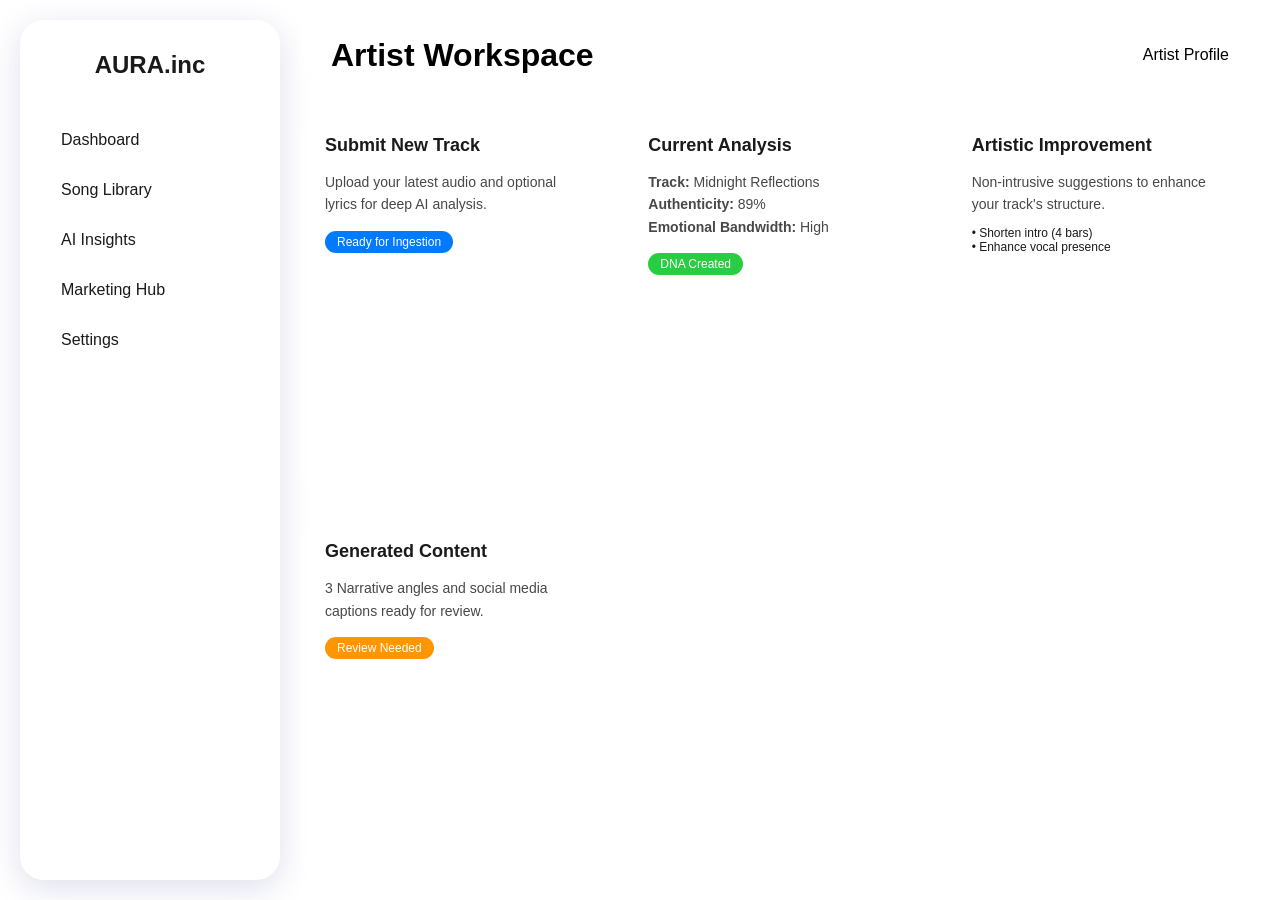
<file: backend/static/index.html>
<!DOCTYPE html>
<html lang="en">
<head>
    <meta charset="UTF-8">
    <meta name="viewport" content="width=device-width, initial-scale=1.0">
    <title>Aura AI Record Label - Artist Portal</title>
    <link rel="stylesheet" href="css/style.css">
</head>
<body>
    <video autoplay muted loop id="bg-video">
        <source src="https://assets.mixkit.co/videos/preview/mixkit-water-ripples-in-a-lake-1163-large.mp4" type="video/mp4">
        Your browser does not support HTML5 video.
    </video>

    <div class="app-container">
        <!-- Sidebar -->
        <aside class="sidebar">
            <div class="logo">AURA.inc</div>
            <nav>
                <div class="nav-item active">Dashboard</div>
                <div class="nav-item">Song Library</div>
                <div class="nav-item">AI Insights</div>
                <div class="nav-item">Marketing Hub</div>
                <div class="nav-item">Settings</div>
            </nav>
        </aside>

        <!-- Main Content -->
        <main class="main-content">
            <header class="header">
                <h1>Artist Workspace</h1>
                <div class="user-profile">Artist Profile</div>
            </header>

            <div class="workspace">
                <!-- Song Ingestion Card -->
                <div class="card">
                    <h3>Submit New Track</h3>
                    <p>Upload your latest audio and optional lyrics for deep AI analysis.</p>
                    <div class="status-badge">Ready for Ingestion</div>
                </div>

                <!-- Latest Analysis Card -->
                <div class="card">
                    <h3>Current Analysis</h3>
                    <p><strong>Track:</strong> Midnight Reflections</p>
                    <p><strong>Authenticity:</strong> 89%</p>
                    <p><strong>Emotional Bandwidth:</strong> High</p>
                    <div class="status-badge" style="background: #28cd41;">DNA Created</div>
                </div>

                <!-- Improvement Card -->
                <div class="card">
                    <h3>Artistic Improvement</h3>
                    <p>Non-intrusive suggestions to enhance your track's structure.</p>
                    <ul style="font-size: 12px; margin-top: 10px; list-style: none;">
                        <li>• Shorten intro (4 bars)</li>
                        <li>• Enhance vocal presence</li>
                    </ul>
                </div>

                <!-- Narrative Card -->
                <div class="card">
                    <h3>Generated Content</h3>
                    <p>3 Narrative angles and social media captions ready for review.</p>
                    <div class="status-badge" style="background: #ff9500;">Review Needed</div>
                </div>
            </div>
        </main>
    </div>
</body>
</html>
</file>
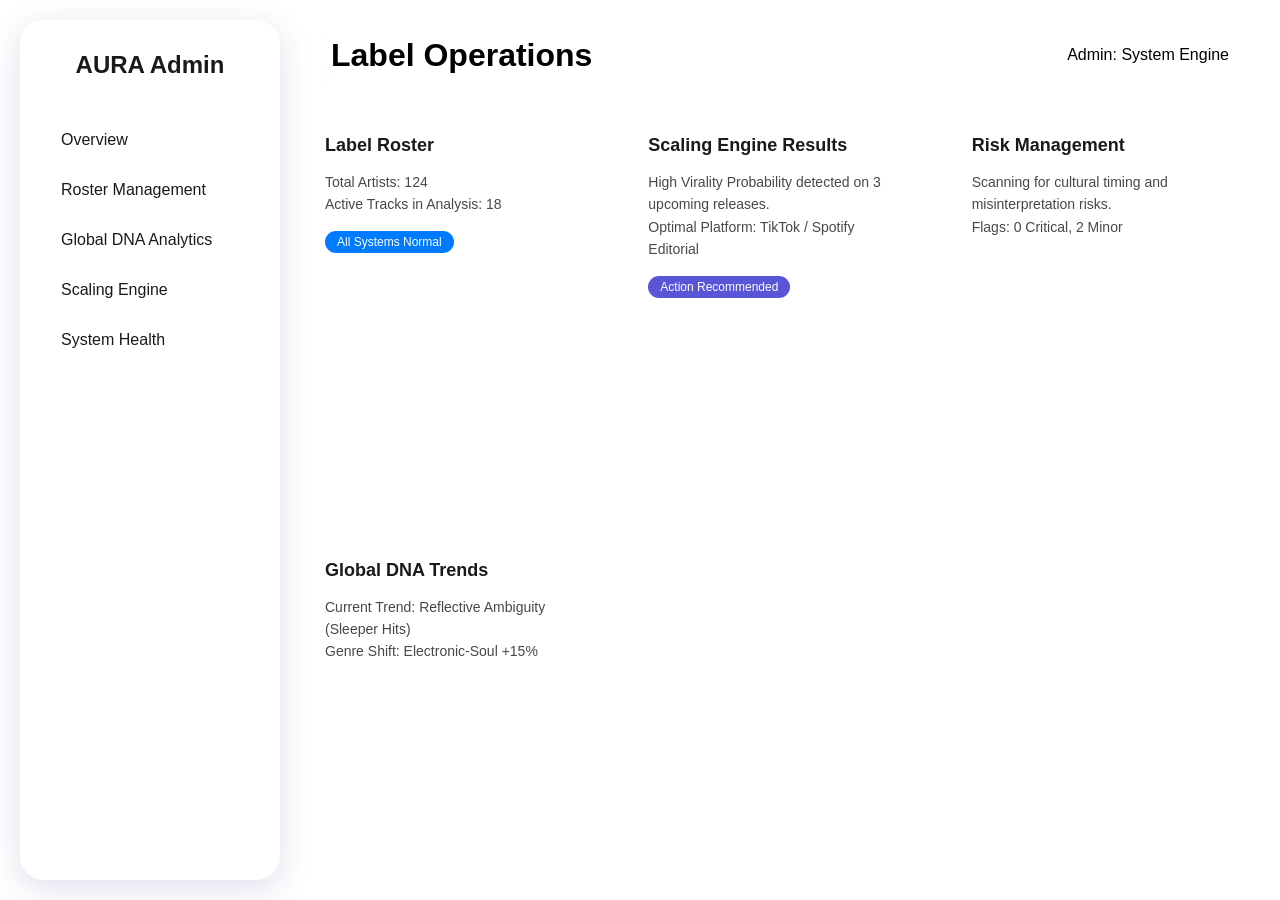
<file: backend/static/admin.html>
<!DOCTYPE html>
<html lang="en">
<head>
    <meta charset="UTF-8">
    <meta name="viewport" content="width=device-width, initial-scale=1.0">
    <title>Aura AI Record Label - Admin Dashboard</title>
    <link rel="stylesheet" href="css/style.css">
</head>
<body>
    <video autoplay muted loop id="bg-video">
        <source src="https://assets.mixkit.co/videos/preview/mixkit-slow-motion-water-ripples-34320-large.mp4" type="video/mp4">
        Your browser does not support HTML5 video.
    </video>

    <div class="app-container">
        <!-- Sidebar -->
        <aside class="sidebar">
            <div class="logo">AURA Admin</div>
            <nav>
                <div class="nav-item active">Overview</div>
                <div class="nav-item">Roster Management</div>
                <div class="nav-item">Global DNA Analytics</div>
                <div class="nav-item">Scaling Engine</div>
                <div class="nav-item">System Health</div>
            </nav>
        </aside>

        <!-- Main Content -->
        <main class="main-content">
            <header class="header">
                <h1>Label Operations</h1>
                <div class="user-profile">Admin: System Engine</div>
            </header>

            <div class="workspace">
                <!-- Roster Stats Card -->
                <div class="card">
                    <h3>Label Roster</h3>
                    <p>Total Artists: 124</p>
                    <p>Active Tracks in Analysis: 18</p>
                    <div class="status-badge">All Systems Normal</div>
                </div>

                <!-- Scaling Probability Card -->
                <div class="card">
                    <h3>Scaling Engine Results</h3>
                    <p>High Virality Probability detected on 3 upcoming releases.</p>
                    <p>Optimal Platform: TikTok / Spotify Editorial</p>
                    <div class="status-badge" style="background: #5856d6;">Action Recommended</div>
                </div>

                <!-- Risk Assessment Card -->
                <div class="card">
                    <h3>Risk Management</h3>
                    <p>Scanning for cultural timing and misinterpretation risks.</p>
                    <p>Flags: 0 Critical, 2 Minor</p>
                </div>

                <!-- Global DNA Card -->
                <div class="card">
                    <h3>Global DNA Trends</h3>
                    <p>Current Trend: Reflective Ambiguity (Sleeper Hits)</p>
                    <p>Genre Shift: Electronic-Soul +15%</p>
                </div>
            </div>
        </main>
    </div>
</body>
</html>
</file>
<file: backend/static/css/style.css>
/* backend/static/css/style.css */

:root {
    --glass-bg: rgba(255, 255, 255, 0.4);
    --glass-border: rgba(255, 255, 255, 0.2);
    --text-color: #1a1a1a;
    --accent-color: #007aff;
}

* {
    margin: 0;
    padding: 0;
    box-sizing: border-box;
    font-family: -apple-system, BlinkMacSystemFont, "Segoe UI", Roboto, Helvetica, Arial, sans-serif;
}

body, html {
    height: 100%;
    overflow: hidden;
}

#bg-video {
    position: fixed;
    top: 50%;
    left: 50%;
    min-width: 100%;
    min-height: 100%;
    width: auto;
    height: auto;
    z-index: -100;
    transform: translateX(-50%) translateY(-50%);
    background-size: cover;
    filter: brightness(0.8);
}

.app-container {
    display: flex;
    height: 100vh;
    padding: 20px;
    gap: 20px;
}

/* Sidebar - Canva/iPhone Glass Style */
.sidebar {
    width: 260px;
    backdrop-filter: blur(20px) saturate(180%);
    background-color: var(--glass-bg);
    border: 1px solid var(--glass-border);
    border-radius: 24px;
    padding: 30px 20px;
    display: flex;
    flex-direction: column;
    box-shadow: 0 8px 32px 0 rgba(31, 38, 135, 0.15);
}

.logo {
    font-size: 24px;
    font-weight: 700;
    margin-bottom: 40px;
    color: var(--text-color);
    text-align: center;
}

.nav-item {
    padding: 12px 20px;
    border-radius: 12px;
    margin-bottom: 8px;
    cursor: pointer;
    transition: background 0.3s;
    color: var(--text-color);
    font-weight: 500;
}

.nav-item:hover, .nav-item.active {
    background: rgba(255, 255, 255, 0.3);
}

/* Main Content Area */
.main-content {
    flex: 1;
    display: flex;
    flex-direction: column;
    gap: 20px;
}

.header {
    height: 70px;
    backdrop-filter: blur(20px) saturate(180%);
    background-color: var(--glass-bg);
    border: 1px solid var(--glass-border);
    border-radius: 20px;
    padding: 0 30px;
    display: flex;
    align-items: center;
    justify-content: space-between;
}

.workspace {
    flex: 1;
    display: grid;
    grid-template-columns: repeat(auto-fill, minmax(300px, 1fr));
    grid-template-rows: auto;
    gap: 20px;
    overflow-y: auto;
    padding-right: 10px;
}

/* Glass Cards */
.card {
    backdrop-filter: blur(15px) saturate(160%);
    background-color: rgba(255, 255, 255, 0.25);
    border: 1px solid var(--glass-border);
    border-radius: 24px;
    padding: 24px;
    color: var(--text-color);
    transition: transform 0.3s;
}

.card:hover {
    transform: translateY(-5px);
}

.card h3 {
    margin-bottom: 15px;
    font-size: 18px;
}

.card p {
    font-size: 14px;
    line-height: 1.6;
    opacity: 0.8;
}

.status-badge {
    display: inline-block;
    padding: 4px 12px;
    border-radius: 20px;
    background: var(--accent-color);
    color: white;
    font-size: 12px;
    margin-top: 15px;
}

/* iPhone/iOS specific tweaks */
.glass-panel {
    border-top: 1px solid rgba(255, 255, 255, 0.5);
}

::-webkit-scrollbar {
    width: 6px;
}

::-webkit-scrollbar-thumb {
    background: rgba(255, 255, 255, 0.3);
    border-radius: 10px;
}
</file>
